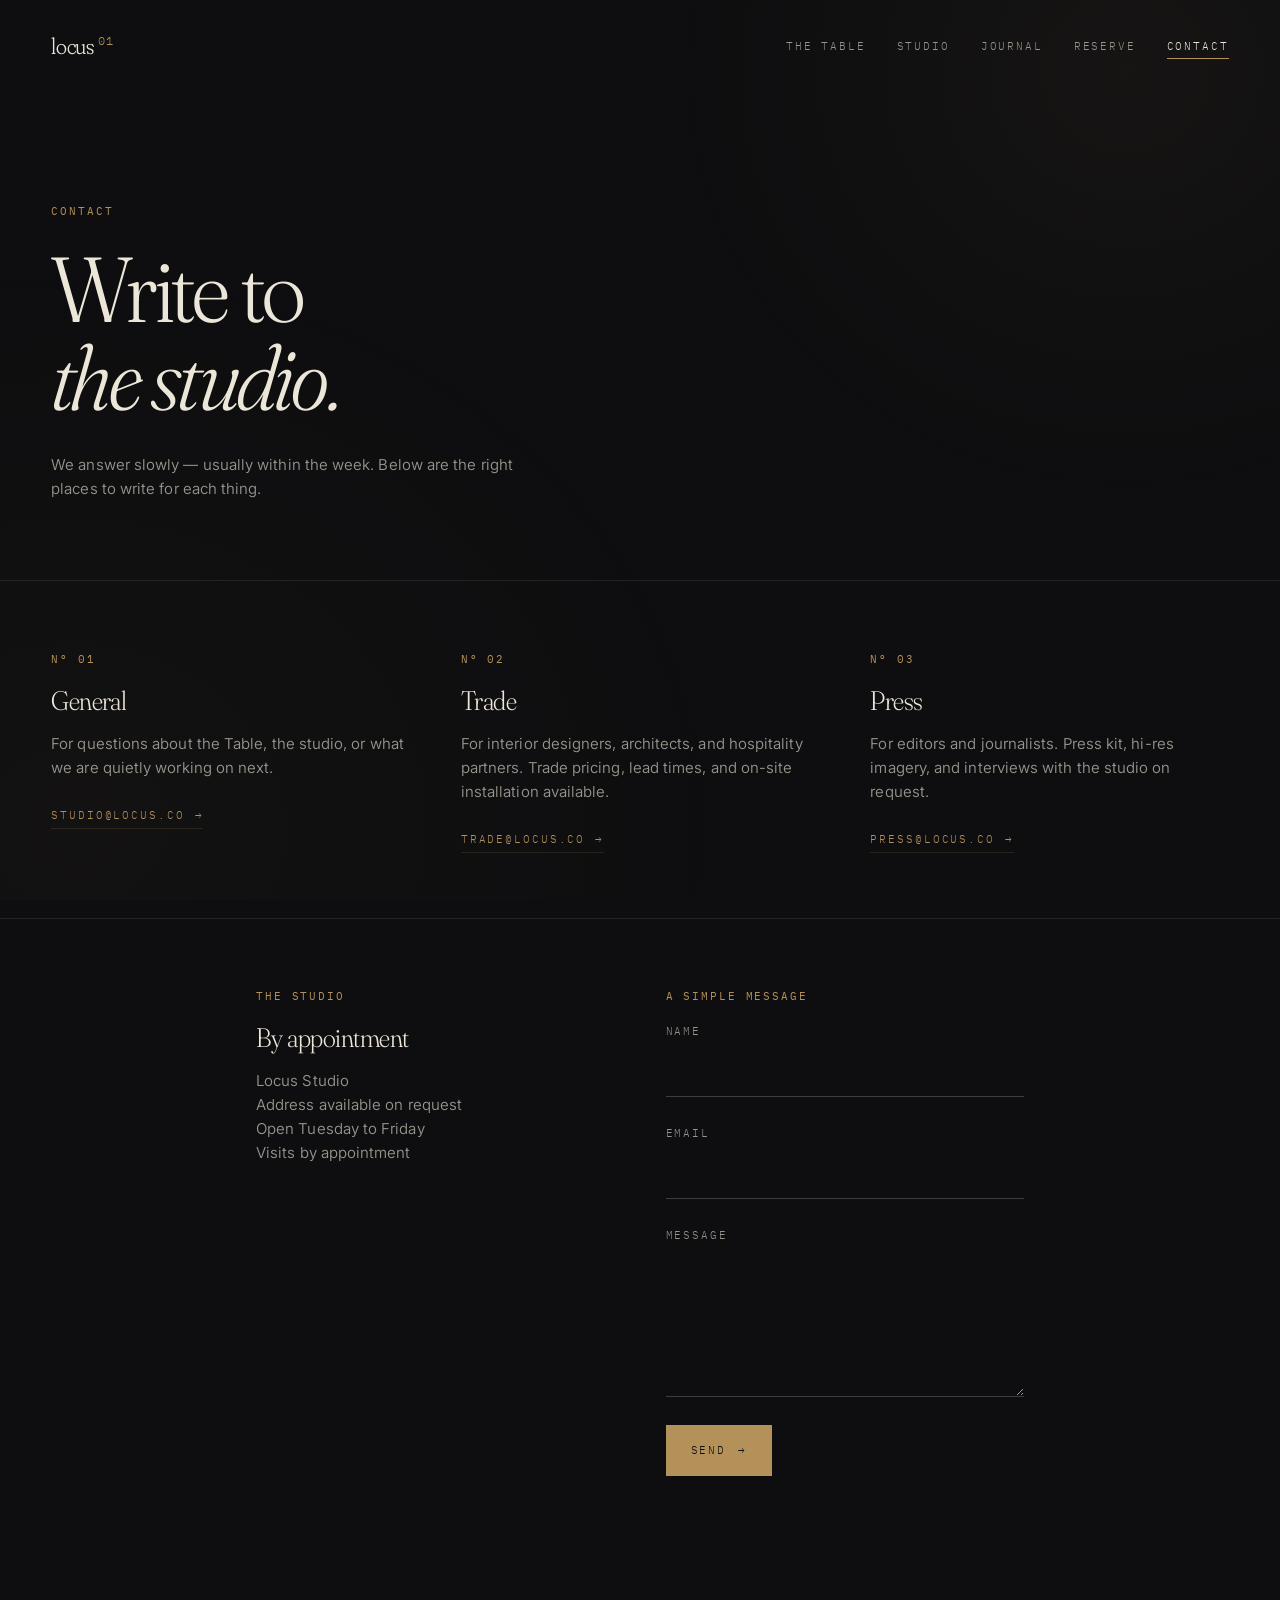
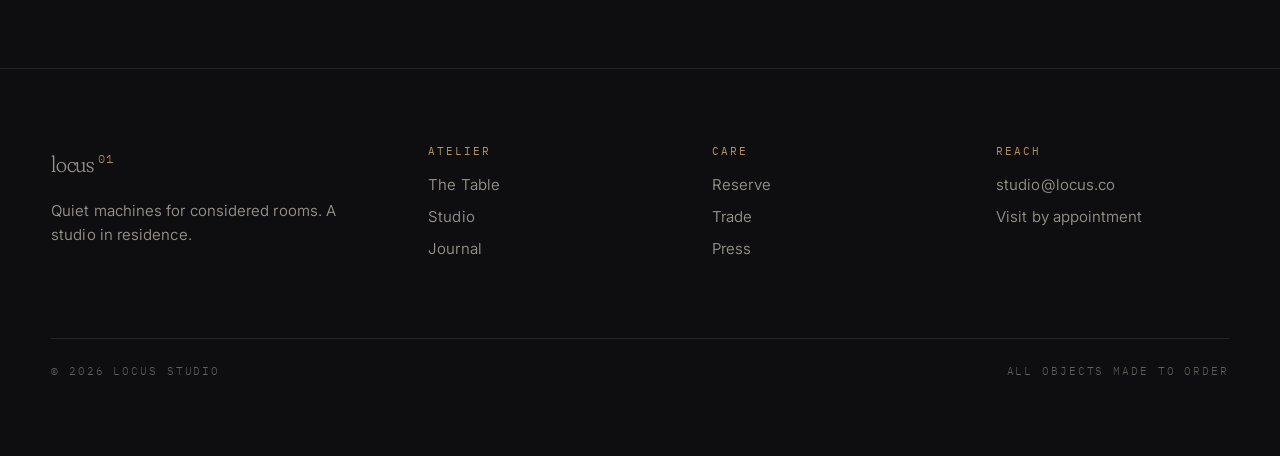
<file: contact.html>
<!doctype html>
<html lang="en">
<head>
  <meta charset="utf-8" />
  <meta name="viewport" content="width=device-width, initial-scale=1, viewport-fit=cover" />
  <title>Contact — Locus</title>
  <meta name="description" content="Write to the Locus studio. Trade and press inquiries welcome." />
  <meta name="theme-color" content="#0E0E10" />

  <link rel="preconnect" href="https://fonts.googleapis.com" />
  <link rel="preconnect" href="https://fonts.gstatic.com" crossorigin />
  <link rel="stylesheet" href="https://fonts.googleapis.com/css2?family=Fraunces:ital,opsz,wght,SOFT@0,9..144,200..600,0..100;1,9..144,200..600,0..100&family=IBM+Plex+Mono:wght@400;500&family=Inter:wght@300;350;400;500&display=swap" />

  <link rel="stylesheet" href="assets/css/site.css" />
</head>
<body>

  <header class="site-header">
    <a href="index.html" class="brand">locus<sup>01</sup></a>
    <nav class="nav" aria-label="Primary">
      <a href="table.html">The Table</a>
      <a href="studio.html">Studio</a>
      <a href="journal.html">Journal</a>
      <a href="reserve.html">Reserve</a>
      <a href="contact.html">Contact</a>
    </nav>
    <button class="nav-toggle" data-nav-toggle aria-label="Open menu">Menu</button>
  </header>

  <div class="nav-drawer" data-nav-drawer aria-hidden="true">
    <div class="nav-drawer__head">
      <a href="index.html" class="brand">locus<sup>01</sup></a>
      <button class="nav-toggle" data-nav-toggle aria-label="Close menu">Close</button>
    </div>
    <ul class="nav-drawer__list">
      <li><a href="table.html">The Table</a></li>
      <li><a href="studio.html">Studio</a></li>
      <li><a href="journal.html">Journal</a></li>
      <li><a href="reserve.html">Reserve</a></li>
      <li><a href="contact.html">Contact</a></li>
    </ul>
  </div>

  <main>

    <!-- ── contact hero ─────────────────────────────────────── -->
    <section class="section" style="padding-top: clamp(160px, 22vh, 240px); padding-bottom: clamp(40px, 5vw, 80px);">
      <div class="container">
        <span class="meta meta--brass" data-reveal>Contact</span>
        <h1 style="margin-top: 24px; max-width: 18ch;" data-reveal data-reveal-delay="0.1">
          Write to<br /><em>the studio.</em>
        </h1>
        <p style="margin-top: 32px; max-width: 52ch;" data-reveal data-reveal-delay="0.2">
          We answer slowly &mdash; usually within the week. Below
          are the right places to write for each thing.
        </p>
      </div>
    </section>

    <hr class="divider" />

    <!-- ── three channels ──────────────────────────────────── -->
    <section class="section--tight">
      <div class="container">
        <div class="row row--3">

          <div id="general" data-reveal>
            <span class="meta meta--brass">N&deg; 01</span>
            <h3 style="margin-top: 16px;">General</h3>
            <p style="margin-top: 16px;">
              For questions about the Table, the studio, or what
              we are quietly working on next.
            </p>
            <a href="mailto:studio@locus.co" class="link-quiet" style="margin-top: 12px;">
              <span>studio@locus.co</span>
              <span aria-hidden="true">&rarr;</span>
            </a>
          </div>

          <div id="trade" data-reveal data-reveal-delay="0.1">
            <span class="meta meta--brass">N&deg; 02</span>
            <h3 style="margin-top: 16px;">Trade</h3>
            <p style="margin-top: 16px;">
              For interior designers, architects, and hospitality
              partners. Trade pricing, lead times, and on-site
              installation available.
            </p>
            <a href="mailto:trade@locus.co" class="link-quiet" style="margin-top: 12px;">
              <span>trade@locus.co</span>
              <span aria-hidden="true">&rarr;</span>
            </a>
          </div>

          <div id="press" data-reveal data-reveal-delay="0.2">
            <span class="meta meta--brass">N&deg; 03</span>
            <h3 style="margin-top: 16px;">Press</h3>
            <p style="margin-top: 16px;">
              For editors and journalists. Press kit, hi-res
              imagery, and interviews with the studio on request.
            </p>
            <a href="mailto:press@locus.co" class="link-quiet" style="margin-top: 12px;">
              <span>press@locus.co</span>
              <span aria-hidden="true">&rarr;</span>
            </a>
          </div>

        </div>
      </div>
    </section>

    <hr class="divider" />

    <!-- ── address / visit ──────────────────────────────────── -->
    <section class="section--tight">
      <div class="container">
        <div class="row row--12">
          <div class="col-span-4 col-start-3" data-reveal>
            <span class="meta meta--brass">The studio</span>
            <h3 style="margin-top: 16px;">By appointment</h3>
            <p style="margin-top: 16px;">
              Locus Studio<br />
              <span class="muted">Address available on request</span><br />
              Open Tuesday to Friday<br />
              Visits by appointment
            </p>
          </div>
          <div class="col-span-4" data-reveal data-reveal-delay="0.15">
            <span class="meta meta--brass">A simple message</span>
            <form class="form" data-form style="margin-top: 16px;">
              <div class="field">
                <label for="name">Name</label>
                <input id="name" name="name" type="text" required />
              </div>
              <div class="field">
                <label for="email">Email</label>
                <input id="email" name="email" type="email" required />
              </div>
              <div class="field">
                <label for="message">Message</label>
                <textarea id="message" name="message" rows="5" required></textarea>
              </div>
              <div>
                <button type="submit" class="btn btn--brass">
                  <span>Send</span>
                  <span class="btn__arrow" aria-hidden="true">&rarr;</span>
                </button>
              </div>
            </form>
            <div class="form__success" data-form-success hidden style="margin-top: 24px;">
              <h3>Thank you.</h3>
              <p>Your message has arrived. We will write back within the week.</p>
            </div>
          </div>
        </div>
      </div>
    </section>

  </main>

  <footer class="site-footer">
    <div class="container">
      <div class="site-footer__inner">
        <div>
          <a href="index.html" class="brand">locus<sup>01</sup></a>
          <p>Quiet machines for considered rooms. A studio in residence.</p>
        </div>
        <div>
          <h4>Atelier</h4>
          <ul>
            <li><a href="table.html">The Table</a></li>
            <li><a href="studio.html">Studio</a></li>
            <li><a href="journal.html">Journal</a></li>
          </ul>
        </div>
        <div>
          <h4>Care</h4>
          <ul>
            <li><a href="reserve.html">Reserve</a></li>
            <li><a href="contact.html#trade">Trade</a></li>
            <li><a href="contact.html#press">Press</a></li>
          </ul>
        </div>
        <div>
          <h4>Reach</h4>
          <ul>
            <li><a href="mailto:studio@locus.co">studio@locus.co</a></li>
            <li><a href="contact.html">Visit by appointment</a></li>
          </ul>
        </div>
      </div>
      <div class="site-footer__bottom">
        <span>&copy; <span data-year>2026</span> Locus Studio</span>
        <span>All objects made to order</span>
      </div>
    </div>
  </footer>

  <script src="assets/js/site.js"></script>
</body>
</html>
</file>
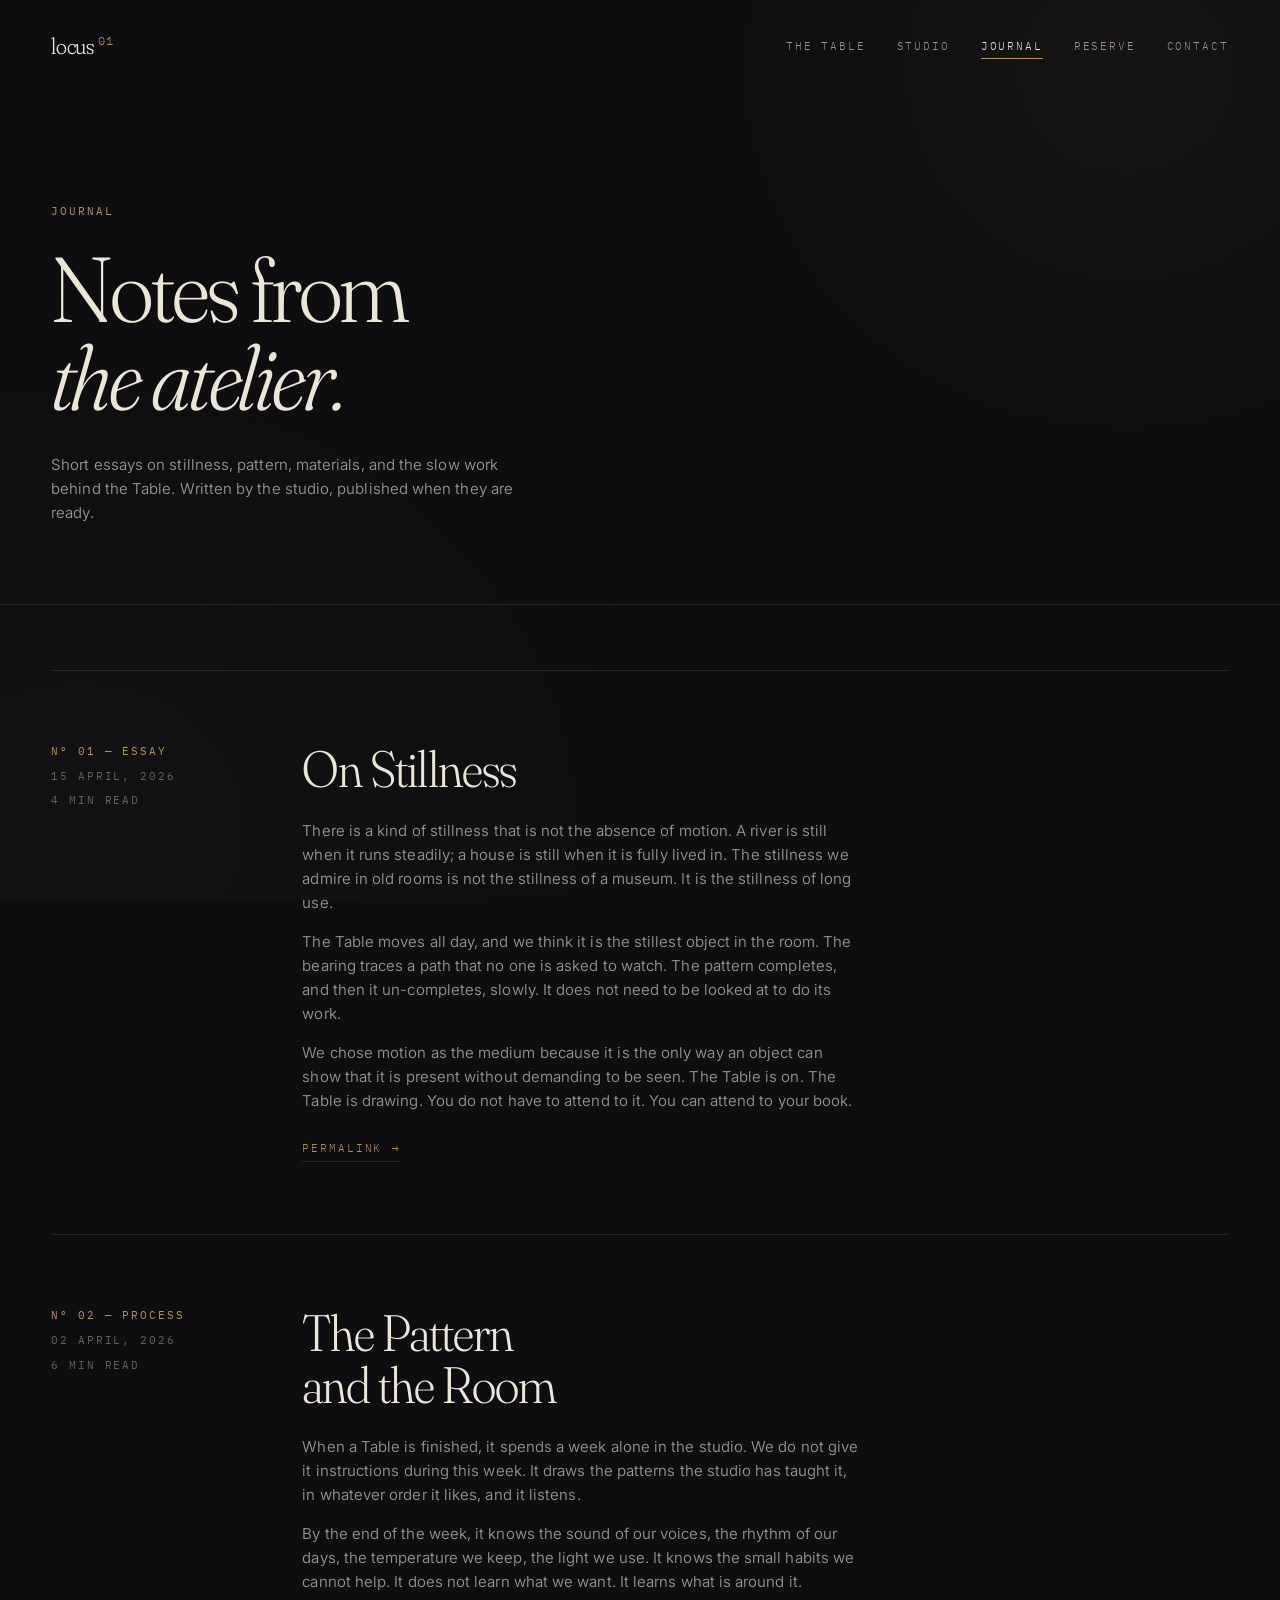
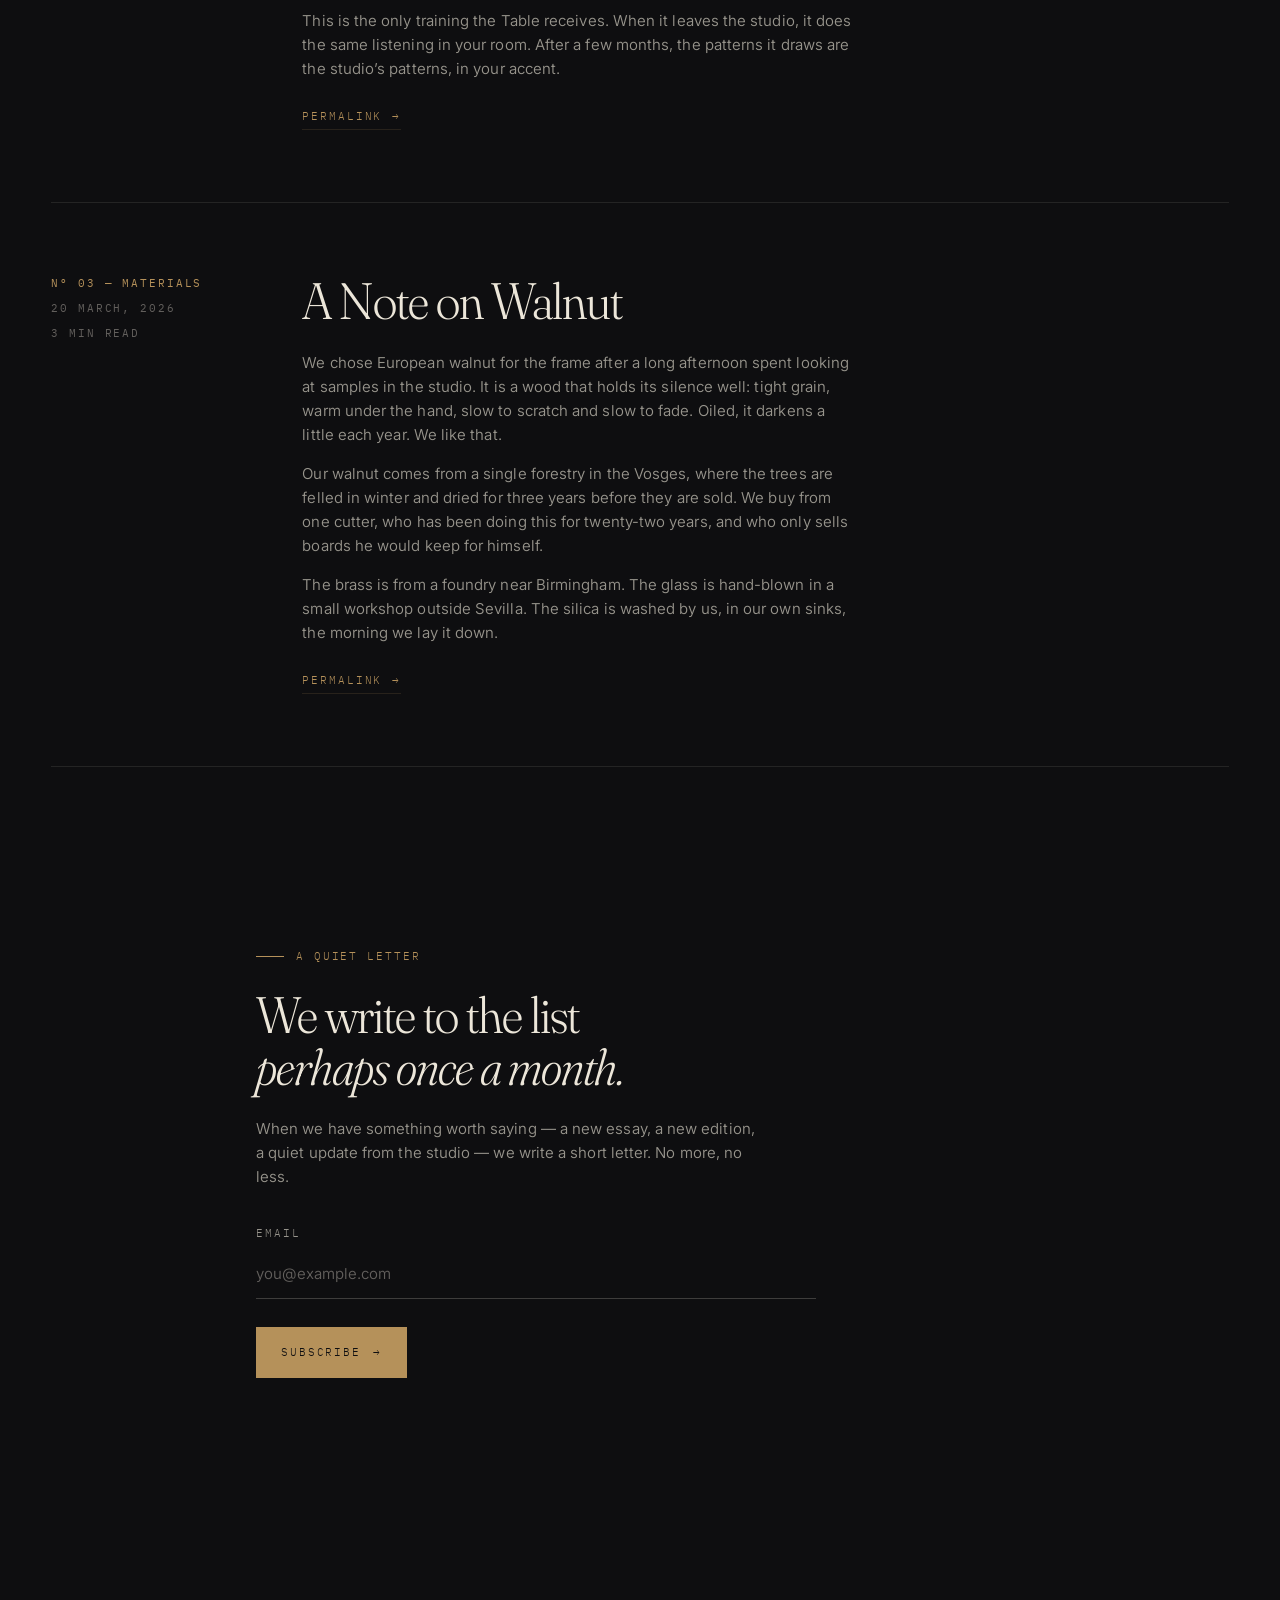
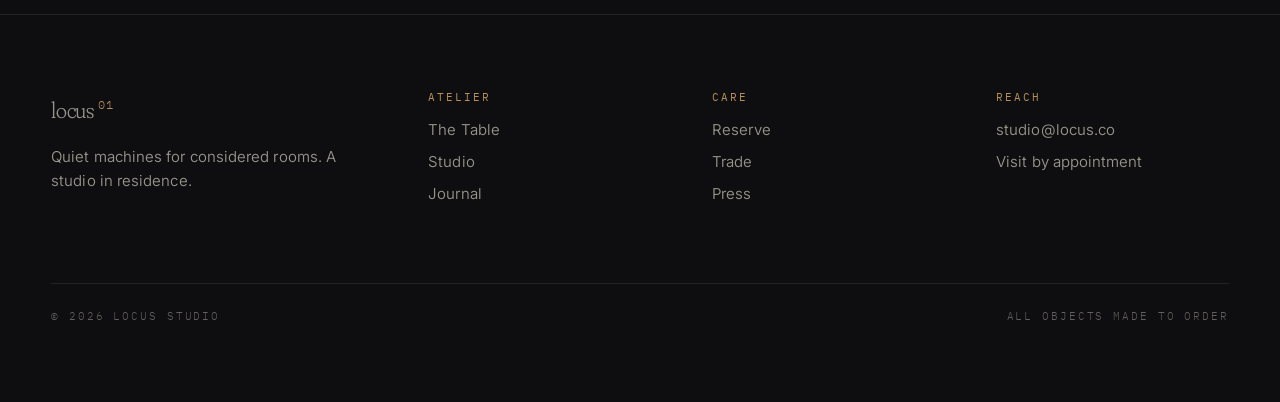
<file: journal.html>
<!doctype html>
<html lang="en">
<head>
  <meta charset="utf-8" />
  <meta name="viewport" content="width=device-width, initial-scale=1, viewport-fit=cover" />
  <title>Journal — Locus</title>
  <meta name="description" content="Notes from the atelier — short essays on stillness, pattern, materials, and the slow work behind the Table." />
  <meta name="theme-color" content="#0E0E10" />

  <link rel="preconnect" href="https://fonts.googleapis.com" />
  <link rel="preconnect" href="https://fonts.gstatic.com" crossorigin />
  <link rel="stylesheet" href="https://fonts.googleapis.com/css2?family=Fraunces:ital,opsz,wght,SOFT@0,9..144,200..600,0..100;1,9..144,200..600,0..100&family=IBM+Plex+Mono:wght@400;500&family=Inter:wght@300;350;400;500&display=swap" />

  <link rel="stylesheet" href="assets/css/site.css" />
</head>
<body>

  <header class="site-header">
    <a href="index.html" class="brand">locus<sup>01</sup></a>
    <nav class="nav" aria-label="Primary">
      <a href="table.html">The Table</a>
      <a href="studio.html">Studio</a>
      <a href="journal.html">Journal</a>
      <a href="reserve.html">Reserve</a>
      <a href="contact.html">Contact</a>
    </nav>
    <button class="nav-toggle" data-nav-toggle aria-label="Open menu">Menu</button>
  </header>

  <div class="nav-drawer" data-nav-drawer aria-hidden="true">
    <div class="nav-drawer__head">
      <a href="index.html" class="brand">locus<sup>01</sup></a>
      <button class="nav-toggle" data-nav-toggle aria-label="Close menu">Close</button>
    </div>
    <ul class="nav-drawer__list">
      <li><a href="table.html">The Table</a></li>
      <li><a href="studio.html">Studio</a></li>
      <li><a href="journal.html">Journal</a></li>
      <li><a href="reserve.html">Reserve</a></li>
      <li><a href="contact.html">Contact</a></li>
    </ul>
  </div>

  <main>

    <!-- ── journal hero ─────────────────────────────────────── -->
    <section class="section" style="padding-top: clamp(160px, 22vh, 240px); padding-bottom: clamp(40px, 5vw, 80px);">
      <div class="container">
        <span class="meta meta--brass" data-reveal>Journal</span>
        <h1 style="margin-top: 24px; max-width: 18ch;" data-reveal data-reveal-delay="0.1">
          Notes from<br /><em>the atelier.</em>
        </h1>
        <p style="margin-top: 32px; max-width: 52ch;" data-reveal data-reveal-delay="0.2">
          Short essays on stillness, pattern, materials, and the
          slow work behind the Table. Written by the studio,
          published when they are ready.
        </p>
      </div>
    </section>

    <hr class="divider" />

    <!-- ── entries ──────────────────────────────────────────── -->
    <section class="section--tight">
      <div class="container">

        <article class="entry" id="stillness" data-reveal>
          <div class="entry__side">
            <span class="meta meta--brass">N&deg; 01 &mdash; Essay</span>
            <span class="meta">15 April, 2026</span>
            <span class="meta">4 min read</span>
          </div>
          <div class="entry__body">
            <h2>On Stillness</h2>
            <p>
              There is a kind of stillness that is not the absence
              of motion. A river is still when it runs steadily; a
              house is still when it is fully lived in. The
              stillness we admire in old rooms is not the stillness
              of a museum. It is the stillness of long use.
            </p>
            <p>
              The Table moves all day, and we think it is the
              stillest object in the room. The bearing traces a
              path that no one is asked to watch. The pattern
              completes, and then it un-completes, slowly. It
              does not need to be looked at to do its work.
            </p>
            <p>
              We chose motion as the medium because it is the only
              way an object can show that it is present without
              demanding to be seen. The Table is on. The Table is
              drawing. You do not have to attend to it. You can
              attend to your book.
            </p>
            <a href="#stillness" class="link-quiet" style="margin-top: 12px;">
              <span>Permalink</span>
              <span aria-hidden="true">&rarr;</span>
            </a>
          </div>
        </article>

        <article class="entry" id="pattern" data-reveal>
          <div class="entry__side">
            <span class="meta meta--brass">N&deg; 02 &mdash; Process</span>
            <span class="meta">02 April, 2026</span>
            <span class="meta">6 min read</span>
          </div>
          <div class="entry__body">
            <h2>The Pattern<br />and the Room</h2>
            <p>
              When a Table is finished, it spends a week alone in
              the studio. We do not give it instructions during
              this week. It draws the patterns the studio has taught
              it, in whatever order it likes, and it listens.
            </p>
            <p>
              By the end of the week, it knows the sound of our
              voices, the rhythm of our days, the temperature we
              keep, the light we use. It knows the small habits we
              cannot help. It does not learn what we want. It learns
              what is around it.
            </p>
            <p>
              This is the only training the Table receives. When
              it leaves the studio, it does the same listening in
              your room. After a few months, the patterns it draws
              are the studio&rsquo;s patterns, in your accent.
            </p>
            <a href="#pattern" class="link-quiet" style="margin-top: 12px;">
              <span>Permalink</span>
              <span aria-hidden="true">&rarr;</span>
            </a>
          </div>
        </article>

        <article class="entry" id="materials" data-reveal>
          <div class="entry__side">
            <span class="meta meta--brass">N&deg; 03 &mdash; Materials</span>
            <span class="meta">20 March, 2026</span>
            <span class="meta">3 min read</span>
          </div>
          <div class="entry__body">
            <h2>A Note on Walnut</h2>
            <p>
              We chose European walnut for the frame after a long
              afternoon spent looking at samples in the studio. It
              is a wood that holds its silence well: tight grain,
              warm under the hand, slow to scratch and slow to
              fade. Oiled, it darkens a little each year. We like
              that.
            </p>
            <p>
              Our walnut comes from a single forestry in the
              Vosges, where the trees are felled in winter and
              dried for three years before they are sold. We buy
              from one cutter, who has been doing this for
              twenty-two years, and who only sells boards he would
              keep for himself.
            </p>
            <p>
              The brass is from a foundry near Birmingham. The
              glass is hand-blown in a small workshop outside
              Sevilla. The silica is washed by us, in our own
              sinks, the morning we lay it down.
            </p>
            <a href="#materials" class="link-quiet" style="margin-top: 12px;">
              <span>Permalink</span>
              <span aria-hidden="true">&rarr;</span>
            </a>
          </div>
        </article>

      </div>
    </section>

    <!-- ── subscribe ────────────────────────────────────────── -->
    <section class="section">
      <div class="container">
        <div class="row row--12">
          <div class="col-span-7 col-start-3" data-reveal>
            <span class="eyebrow">A quiet letter</span>
            <h2>We write to the list<br /><em>perhaps once a month.</em></h2>
            <p style="margin-top: 24px;">
              When we have something worth saying &mdash; a new
              essay, a new edition, a quiet update from the
              studio &mdash; we write a short letter. No more, no
              less.
            </p>
            <form class="form" data-form style="margin-top: 36px;">
              <div class="field">
                <label for="email">Email</label>
                <input id="email" name="email" type="email" required placeholder="you@example.com" />
              </div>
              <div>
                <button type="submit" class="btn btn--brass">
                  <span>Subscribe</span>
                  <span class="btn__arrow" aria-hidden="true">&rarr;</span>
                </button>
              </div>
            </form>
            <div class="form__success" data-form-success hidden style="margin-top: 24px;">
              <h3>Thank you.</h3>
              <p>You are on the list. The first letter will reach you when there is something worth saying.</p>
            </div>
          </div>
        </div>
      </div>
    </section>

  </main>

  <footer class="site-footer">
    <div class="container">
      <div class="site-footer__inner">
        <div>
          <a href="index.html" class="brand">locus<sup>01</sup></a>
          <p>Quiet machines for considered rooms. A studio in residence.</p>
        </div>
        <div>
          <h4>Atelier</h4>
          <ul>
            <li><a href="table.html">The Table</a></li>
            <li><a href="studio.html">Studio</a></li>
            <li><a href="journal.html">Journal</a></li>
          </ul>
        </div>
        <div>
          <h4>Care</h4>
          <ul>
            <li><a href="reserve.html">Reserve</a></li>
            <li><a href="contact.html#trade">Trade</a></li>
            <li><a href="contact.html#press">Press</a></li>
          </ul>
        </div>
        <div>
          <h4>Reach</h4>
          <ul>
            <li><a href="mailto:studio@locus.co">studio@locus.co</a></li>
            <li><a href="contact.html">Visit by appointment</a></li>
          </ul>
        </div>
      </div>
      <div class="site-footer__bottom">
        <span>&copy; <span data-year>2026</span> Locus Studio</span>
        <span>All objects made to order</span>
      </div>
    </div>
  </footer>

  <script src="assets/js/site.js"></script>
</body>
</html>
</file>
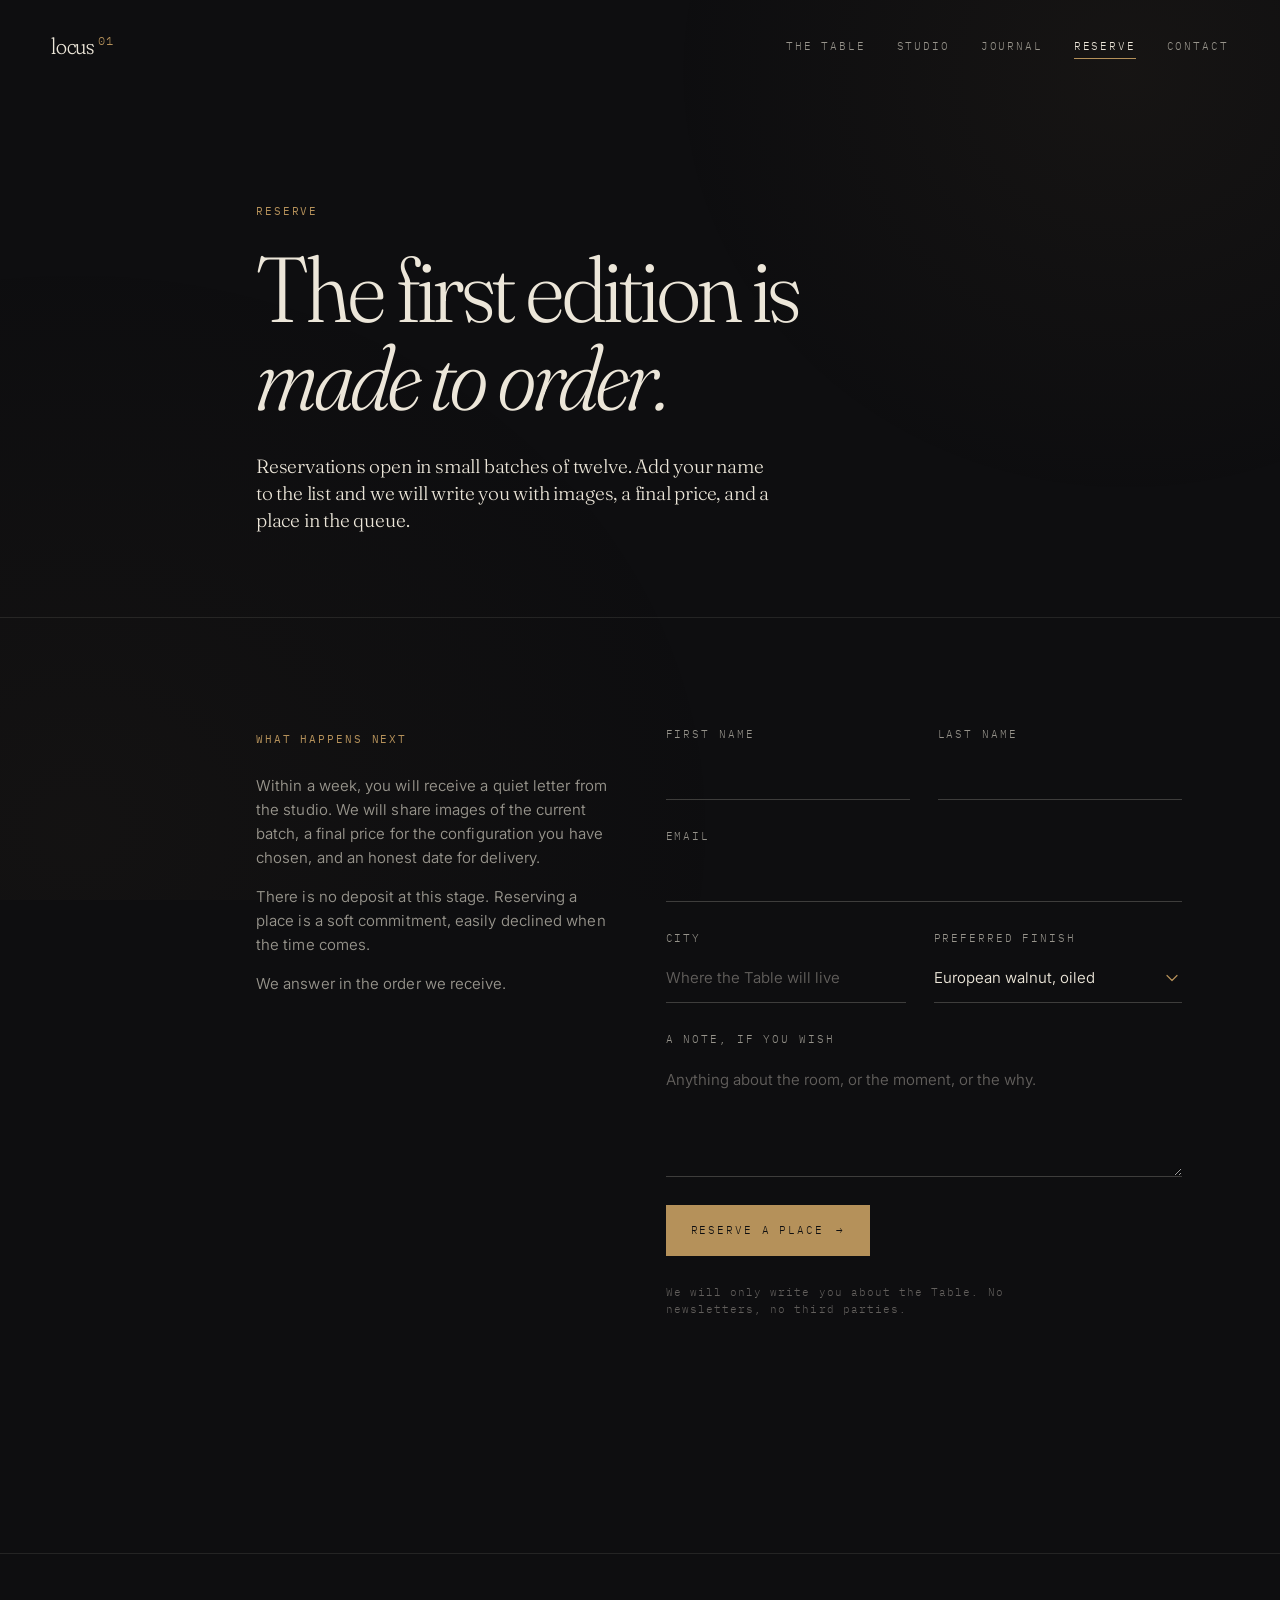
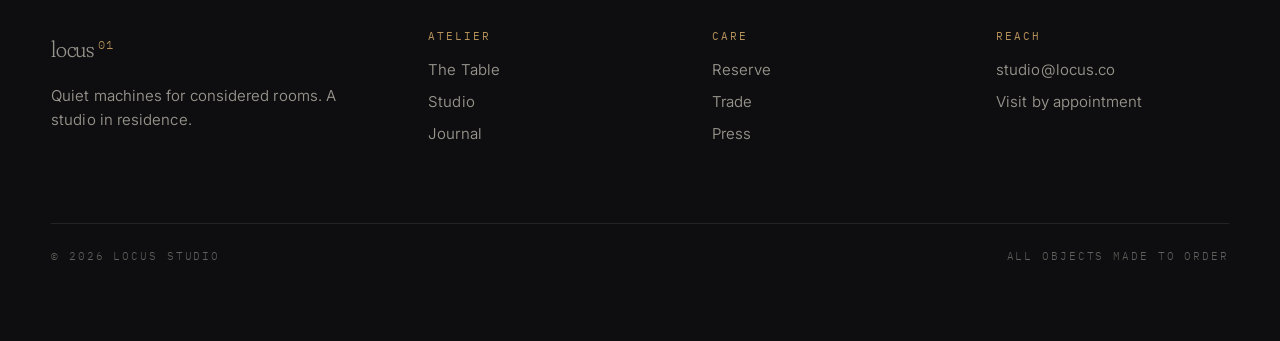
<file: reserve.html>
<!doctype html>
<html lang="en">
<head>
  <meta charset="utf-8" />
  <meta name="viewport" content="width=device-width, initial-scale=1, viewport-fit=cover" />
  <title>Reserve a place — Locus</title>
  <meta name="description" content="The first edition of the Locus Kinetic Table is made to order. Reserve a place on the list." />
  <meta name="theme-color" content="#0E0E10" />

  <link rel="preconnect" href="https://fonts.googleapis.com" />
  <link rel="preconnect" href="https://fonts.gstatic.com" crossorigin />
  <link rel="stylesheet" href="https://fonts.googleapis.com/css2?family=Fraunces:ital,opsz,wght,SOFT@0,9..144,200..600,0..100;1,9..144,200..600,0..100&family=IBM+Plex+Mono:wght@400;500&family=Inter:wght@300;350;400;500&display=swap" />

  <link rel="stylesheet" href="assets/css/site.css" />
</head>
<body>

  <header class="site-header">
    <a href="index.html" class="brand">locus<sup>01</sup></a>
    <nav class="nav" aria-label="Primary">
      <a href="table.html">The Table</a>
      <a href="studio.html">Studio</a>
      <a href="journal.html">Journal</a>
      <a href="reserve.html">Reserve</a>
      <a href="contact.html">Contact</a>
    </nav>
    <button class="nav-toggle" data-nav-toggle aria-label="Open menu">Menu</button>
  </header>

  <div class="nav-drawer" data-nav-drawer aria-hidden="true">
    <div class="nav-drawer__head">
      <a href="index.html" class="brand">locus<sup>01</sup></a>
      <button class="nav-toggle" data-nav-toggle aria-label="Close menu">Close</button>
    </div>
    <ul class="nav-drawer__list">
      <li><a href="table.html">The Table</a></li>
      <li><a href="studio.html">Studio</a></li>
      <li><a href="journal.html">Journal</a></li>
      <li><a href="reserve.html">Reserve</a></li>
      <li><a href="contact.html">Contact</a></li>
    </ul>
  </div>

  <main>

    <!-- ── reserve hero ─────────────────────────────────────── -->
    <section class="section" style="padding-top: clamp(160px, 22vh, 240px); padding-bottom: clamp(40px, 5vw, 80px);">
      <div class="container">
        <div class="row row--12">
          <div class="col-span-7 col-start-3" data-reveal>
            <span class="meta meta--brass">Reserve</span>
            <h1 style="margin-top: 24px; max-width: 16ch;" data-reveal data-reveal-delay="0.1">
              The first edition is<br /><em>made to order.</em>
            </h1>
            <p class="lead" style="margin-top: 32px; max-width: 44ch;" data-reveal data-reveal-delay="0.2">
              Reservations open in small batches of twelve. Add
              your name to the list and we will write you with
              images, a final price, and a place in the queue.
            </p>
          </div>
        </div>
      </div>
    </section>

    <hr class="divider" />

    <!-- ── form ─────────────────────────────────────────────── -->
    <section class="section">
      <div class="container">
        <div class="row row--12">
          <div class="col-span-4 col-start-3" data-reveal>
            <span class="meta meta--brass">What happens next</span>
            <p style="margin-top: 24px;">
              Within a week, you will receive a quiet letter from
              the studio. We will share images of the current
              batch, a final price for the configuration you have
              chosen, and an honest date for delivery.
            </p>
            <p>
              There is no deposit at this stage. Reserving a place
              is a soft commitment, easily declined when the time
              comes.
            </p>
            <p>
              We answer in the order we receive.
            </p>
          </div>

          <div class="col-span-5" data-reveal data-reveal-delay="0.15">
            <form class="form form--wide" data-form>
              <div class="form__row">
                <div class="field">
                  <label for="first">First name</label>
                  <input id="first" name="first" type="text" required />
                </div>
                <div class="field">
                  <label for="last">Last name</label>
                  <input id="last" name="last" type="text" required />
                </div>
              </div>

              <div class="field">
                <label for="email">Email</label>
                <input id="email" name="email" type="email" required />
              </div>

              <div class="form__row">
                <div class="field">
                  <label for="city">City</label>
                  <input id="city" name="city" type="text" placeholder="Where the Table will live" />
                </div>
                <div class="field">
                  <label for="finish">Preferred finish</label>
                  <select id="finish" name="finish">
                    <option>European walnut, oiled</option>
                    <option>Smoked oak</option>
                    <option>Ebonised ash</option>
                    <option>Undecided &mdash; would like to see</option>
                  </select>
                </div>
              </div>

              <div class="field">
                <label for="notes">A note, if you wish</label>
                <textarea id="notes" name="notes" rows="4" placeholder="Anything about the room, or the moment, or the why."></textarea>
              </div>

              <div>
                <button type="submit" class="btn btn--brass">
                  <span>Reserve a place</span>
                  <span class="btn__arrow" aria-hidden="true">&rarr;</span>
                </button>
              </div>

              <p style="margin: 0; font-size: var(--t-meta); color: var(--ivory-quiet); font-family: var(--mono); letter-spacing: 0.1em;">
                We will only write you about the Table. No
                newsletters, no third parties.
              </p>
            </form>

            <div class="form__success" data-form-success hidden>
              <h3>You are on the list.</h3>
              <p>
                Thank you. We will write to you within the week
                with images, a price, and a place in the queue.
                Should you change your mind, simply tell us &mdash;
                there is nothing further to do.
              </p>
            </div>
          </div>
        </div>
      </div>
    </section>

  </main>

  <footer class="site-footer">
    <div class="container">
      <div class="site-footer__inner">
        <div>
          <a href="index.html" class="brand">locus<sup>01</sup></a>
          <p>Quiet machines for considered rooms. A studio in residence.</p>
        </div>
        <div>
          <h4>Atelier</h4>
          <ul>
            <li><a href="table.html">The Table</a></li>
            <li><a href="studio.html">Studio</a></li>
            <li><a href="journal.html">Journal</a></li>
          </ul>
        </div>
        <div>
          <h4>Care</h4>
          <ul>
            <li><a href="reserve.html">Reserve</a></li>
            <li><a href="contact.html#trade">Trade</a></li>
            <li><a href="contact.html#press">Press</a></li>
          </ul>
        </div>
        <div>
          <h4>Reach</h4>
          <ul>
            <li><a href="mailto:studio@locus.co">studio@locus.co</a></li>
            <li><a href="contact.html">Visit by appointment</a></li>
          </ul>
        </div>
      </div>
      <div class="site-footer__bottom">
        <span>&copy; <span data-year>2026</span> Locus Studio</span>
        <span>All objects made to order</span>
      </div>
    </div>
  </footer>

  <script src="assets/js/site.js"></script>
</body>
</html>
</file>
<file: assets/css/site.css>
/* ────────────────────────────────────────────────────────────────
   locus / site.css
   warm residential at night — obsidian, brass, ivory
   ──────────────────────────────────────────────────────────────── */

:root {
  /* surfaces */
  --obsidian:    #0E0E10;
  --obsidian-2:  #14141A;
  --obsidian-3:  #1B1B22;
  --line:        rgba(236, 230, 217, 0.10);
  --line-strong: rgba(236, 230, 217, 0.22);

  /* ink */
  --ivory:       #ECE6D9;
  --ivory-mute:  rgba(236, 230, 217, 0.62);
  --ivory-quiet: rgba(236, 230, 217, 0.38);

  /* metal */
  --brass:       #B5915A;
  --brass-hot:   #D4B27A;
  --brass-soft:  rgba(181, 145, 90, 0.16);

  /* type families */
  --serif: "Fraunces", "Tiempos Headline", Georgia, serif;
  --sans:  "Inter", -apple-system, BlinkMacSystemFont, "Segoe UI", sans-serif;
  --mono:  "IBM Plex Mono", "JetBrains Mono", ui-monospace, monospace;

  /* fluid scale */
  --t-meta: clamp(10.5px, 0.72vw, 12px);
  --t-body: clamp(15px, 1.05vw, 17px);
  --t-lead: clamp(19px, 1.5vw, 24px);
  --t-h3:   clamp(24px, 2.1vw, 32px);
  --t-h2:   clamp(34px, 4vw, 60px);
  --t-h1:   clamp(48px, 7.2vw, 124px);

  /* rhythm */
  --gutter:  clamp(22px, 4vw, 64px);
  --section: clamp(80px, 12vh, 168px);

  /* curves */
  --ease: cubic-bezier(0.22, 0.61, 0.36, 1);
  --slow: 1.2s var(--ease);
}

/* ─── reset ──────────────────────────────────────────────────── */

*, *::before, *::after { box-sizing: border-box; }
html, body { margin: 0; padding: 0; }
html {
  scroll-behavior: smooth;
  -webkit-font-smoothing: antialiased;
  text-rendering: optimizeLegibility;
  /* tells the browser to render native form controls (the open
     <select> panel, scrollbars, focus rings) in dark mode */
  color-scheme: dark;
  /* tints the selected option highlight, focus rings, etc. */
  accent-color: var(--brass);
}
img, svg, video { display: block; max-width: 100%; height: auto; }
button { font: inherit; color: inherit; background: none; border: 0; cursor: pointer; }
a { color: inherit; text-decoration: none; }
::selection { background: var(--brass); color: var(--obsidian); }

/* ─── base ───────────────────────────────────────────────────── */

body {
  background: var(--obsidian);
  color: var(--ivory);
  font-family: var(--sans);
  font-size: var(--t-body);
  line-height: 1.6;
  font-weight: 350;
  letter-spacing: 0.005em;
  overflow-x: hidden;
}

/* a single soft inner glow on the body — like a lamp in the corner */
body::before {
  content: "";
  position: fixed;
  inset: 0;
  pointer-events: none;
  z-index: 0;
  background:
    radial-gradient(60vw 80vh at 88% 8%, rgba(181, 145, 90, 0.05), transparent 60%),
    radial-gradient(80vw 100vh at 6% 92%, rgba(181, 145, 90, 0.035), transparent 65%);
}

main, header, footer { position: relative; z-index: 1; }

/* ─── type ───────────────────────────────────────────────────── */

h1, h2, h3, h4, .display {
  font-family: var(--serif);
  font-weight: 300;
  font-variation-settings: "opsz" 144, "SOFT" 50;
  letter-spacing: -0.02em;
  line-height: 1.02;
  margin: 0;
  color: var(--ivory);
}

h1, .h1 { font-size: var(--t-h1); line-height: 0.95; letter-spacing: -0.03em; }
h2, .h2 { font-size: var(--t-h2); line-height: 1.02; }
h3, .h3 { font-size: var(--t-h3); line-height: 1.12; }

.lead {
  font-family: var(--serif);
  font-weight: 300;
  font-size: var(--t-lead);
  line-height: 1.4;
  letter-spacing: -0.01em;
  color: var(--ivory);
}

p { margin: 0 0 1em; color: var(--ivory-mute); max-width: 56ch; }
p strong { color: var(--ivory); font-weight: 400; }

.meta {
  font-family: var(--mono);
  font-size: var(--t-meta);
  font-weight: 400;
  letter-spacing: 0.18em;
  text-transform: uppercase;
  color: var(--ivory-quiet);
}
.meta--brass { color: var(--brass); }

em, .italic { font-style: italic; font-feature-settings: "ss01"; }

/* ─── layout primitives ──────────────────────────────────────── */

.container {
  width: 100%;
  max-width: 1480px;
  margin: 0 auto;
  padding-inline: var(--gutter);
}

.row { display: grid; gap: var(--gutter); }
.row--2  { grid-template-columns: repeat(2, minmax(0, 1fr)); }
.row--3  { grid-template-columns: repeat(3, minmax(0, 1fr)); }
.row--12 { grid-template-columns: repeat(12, minmax(0, 1fr)); }

/* longhand on purpose — the `grid-column` shorthand silently resets
   grid-column-end to auto, which would collapse any `.col-span-N`
   paired with a `.col-start-N` into a single-column-wide item. */
.col-span-3 { grid-column-end: span 3; }
.col-span-4 { grid-column-end: span 4; }
.col-span-5 { grid-column-end: span 5; }
.col-span-6 { grid-column-end: span 6; }
.col-span-7 { grid-column-end: span 7; }
.col-span-8 { grid-column-end: span 8; }
.col-start-2 { grid-column-start: 2; }
.col-start-3 { grid-column-start: 3; }
.col-start-6 { grid-column-start: 6; }
.col-start-7 { grid-column-start: 7; }
.col-start-8 { grid-column-start: 8; }
.col-start-9 { grid-column-start: 9; }

.section { padding-block: var(--section); }
.section--tight { padding-block: calc(var(--section) * 0.6); }

.divider {
  height: 1px;
  background: var(--line);
  border: 0;
  margin: 0;
}

@media (max-width: 880px) {
  .row--2, .row--3 { grid-template-columns: 1fr; }
  .row--12 { grid-template-columns: repeat(6, minmax(0, 1fr)); }
  [class*="col-span-"]  { grid-column-end: span 6; }
  [class*="col-start-"] { grid-column-start: 1; }
}

/* ─── header / nav ───────────────────────────────────────────── */

.site-header {
  position: fixed;
  top: 0; left: 0; right: 0;
  z-index: 50;
  padding: clamp(18px, 2.4vw, 28px) var(--gutter);
  display: flex;
  align-items: center;
  justify-content: space-between;
  pointer-events: none;
  transition: background var(--slow), backdrop-filter var(--slow);
}
.site-header > * { pointer-events: auto; }

.site-header.is-scrolled {
  background: rgba(14, 14, 16, 0.72);
  backdrop-filter: blur(14px) saturate(120%);
  -webkit-backdrop-filter: blur(14px) saturate(120%);
  border-bottom: 1px solid var(--line);
}

.brand {
  font-family: var(--serif);
  font-weight: 300;
  font-size: clamp(22px, 1.8vw, 26px);
  letter-spacing: -0.01em;
  color: var(--ivory);
  font-variation-settings: "opsz" 144, "SOFT" 100;
}
.brand sup {
  font-family: var(--mono);
  font-size: 0.5em;
  color: var(--brass);
  margin-left: 4px;
  vertical-align: super;
  letter-spacing: 0.1em;
}

.nav { display: flex; align-items: center; gap: clamp(20px, 2.4vw, 36px); }
.nav a {
  font-family: var(--mono);
  font-size: var(--t-meta);
  letter-spacing: 0.18em;
  text-transform: uppercase;
  color: var(--ivory-mute);
  position: relative;
  padding: 4px 0;
  transition: color 0.4s var(--ease);
}
.nav a::after {
  content: "";
  position: absolute;
  left: 0; right: 0; bottom: 0;
  height: 1px;
  background: var(--brass);
  transform: scaleX(0);
  transform-origin: left;
  transition: transform 0.5s var(--ease);
}
.nav a:hover, .nav a[aria-current="page"] { color: var(--ivory); }
.nav a:hover::after, .nav a[aria-current="page"]::after { transform: scaleX(1); }

.nav-toggle {
  display: none;
  font-family: var(--mono);
  font-size: var(--t-meta);
  letter-spacing: 0.18em;
  text-transform: uppercase;
  color: var(--ivory);
  padding: 6px 10px;
}

.nav-drawer {
  position: fixed;
  inset: 0;
  z-index: 60;
  background: var(--obsidian);
  display: flex;
  flex-direction: column;
  padding: var(--gutter);
  transform: translateY(-100%);
  transition: transform 0.6s var(--ease);
  pointer-events: none;
}
.nav-drawer.is-open { transform: translateY(0); pointer-events: auto; }
.nav-drawer__head { display: flex; justify-content: space-between; align-items: center; margin-bottom: auto; }
.nav-drawer__list { display: flex; flex-direction: column; gap: 12px; margin-top: auto; }
.nav-drawer__list a {
  font-family: var(--serif);
  font-weight: 300;
  font-size: clamp(40px, 9vw, 72px);
  color: var(--ivory);
  letter-spacing: -0.02em;
}
.nav-drawer__list a:hover { color: var(--brass-hot); }

@media (max-width: 880px) {
  .nav { display: none; }
  .nav-toggle { display: inline-block; }
}

/* ─── button / link ──────────────────────────────────────────── */

.btn {
  display: inline-flex;
  align-items: center;
  gap: 12px;
  padding: 16px 24px;
  font-family: var(--mono);
  font-size: var(--t-meta);
  letter-spacing: 0.18em;
  text-transform: uppercase;
  color: var(--ivory);
  border: 1px solid var(--line-strong);
  background: transparent;
  transition: border-color 0.4s var(--ease), color 0.4s var(--ease), background 0.4s var(--ease);
}
.btn:hover { border-color: var(--brass); color: var(--brass-hot); }

.btn--brass {
  background: var(--brass);
  color: var(--obsidian);
  border-color: var(--brass);
}
.btn--brass:hover { background: var(--brass-hot); border-color: var(--brass-hot); color: var(--obsidian); }

.btn__arrow {
  display: inline-block;
  transform: translateX(0);
  transition: transform 0.4s var(--ease);
}
.btn:hover .btn__arrow { transform: translateX(6px); }

.link-quiet {
  display: inline-flex;
  align-items: baseline;
  gap: 10px;
  font-family: var(--mono);
  font-size: var(--t-meta);
  letter-spacing: 0.18em;
  text-transform: uppercase;
  color: var(--brass);
  padding-bottom: 4px;
  border-bottom: 1px solid var(--brass-soft);
  transition: border-color 0.4s var(--ease), color 0.4s var(--ease);
}
.link-quiet:hover { color: var(--brass-hot); border-color: var(--brass-hot); }

/* ─── hero ───────────────────────────────────────────────────── */

.hero {
  min-height: 100vh;
  min-height: 100dvh;
  display: grid;
  grid-template-rows: 1fr auto;
  position: relative;
  padding-top: clamp(120px, 18vh, 200px);
  overflow: hidden;
}

.hero__sand {
  position: absolute;
  inset: 0;
  display: grid;
  place-items: center;
  z-index: 0;
  color: var(--brass);
  opacity: 0.55;
  mix-blend-mode: screen;
}
.hero__sand svg {
  width: min(150vh, 150vw);
  height: min(150vh, 150vw);
  animation: spin-slow 240s linear infinite;
}
@keyframes spin-slow {
  to { transform: rotate(360deg); }
}

.hero__vignette {
  position: absolute; inset: 0;
  background:
    radial-gradient(80vw 70vh at 50% 50%, transparent 30%, rgba(14, 14, 16, 0.65) 80%, var(--obsidian) 100%);
  z-index: 0;
  pointer-events: none;
}

.hero__inner {
  position: relative;
  z-index: 2;
  padding-inline: var(--gutter);
  max-width: 1480px;
  margin: 0 auto;
  width: 100%;
  align-self: center;
}

.hero__eyebrow {
  display: flex;
  align-items: center;
  gap: 14px;
  margin-bottom: clamp(20px, 3vh, 40px);
}
.hero__eyebrow .dash {
  display: inline-block;
  width: 32px;
  height: 1px;
  background: var(--brass);
}

.hero__title {
  font-size: clamp(48px, 9.5vw, 168px);
  font-weight: 300;
  font-variation-settings: "opsz" 144, "SOFT" 80;
  letter-spacing: -0.035em;
  line-height: 0.92;
}
.hero__title em {
  font-style: italic;
  font-feature-settings: "ss01";
  color: var(--brass);
}

.hero__sub {
  margin-top: clamp(24px, 4vh, 44px);
  max-width: 44ch;
  font-family: var(--serif);
  font-weight: 300;
  font-size: var(--t-lead);
  line-height: 1.36;
  letter-spacing: -0.005em;
  color: var(--ivory-mute);
}

.hero__foot {
  position: relative;
  z-index: 2;
  padding: var(--gutter);
  padding-top: 0;
  display: flex;
  justify-content: space-between;
  align-items: end;
  gap: var(--gutter);
  flex-wrap: wrap;
  max-width: 1480px;
  width: 100%;
  margin: 0 auto;
}

.hero__cue {
  font-family: var(--mono);
  font-size: var(--t-meta);
  letter-spacing: 0.18em;
  text-transform: uppercase;
  color: var(--ivory-quiet);
  display: inline-flex;
  align-items: center;
  gap: 12px;
}
.hero__cue .line {
  width: 60px; height: 1px;
  background: linear-gradient(to right, var(--ivory-quiet), transparent);
  animation: cue-pulse 3.2s var(--ease) infinite;
}
@keyframes cue-pulse {
  0%, 100% { opacity: 0.3; transform: translateY(0); }
  50%      { opacity: 1;   transform: translateY(4px); }
}

/* ─── manifesto ──────────────────────────────────────────────── */

.manifesto .meta { margin-bottom: 28px; }
.manifesto p {
  font-family: var(--serif);
  font-weight: 300;
  font-size: var(--t-lead);
  line-height: 1.45;
  letter-spacing: -0.005em;
  color: var(--ivory);
  max-width: 28ch;
}
.manifesto p + p { color: var(--ivory-mute); margin-top: 1.2em; }

/* ─── feature / image ────────────────────────────────────────── */

.feature {
  display: grid;
  grid-template-columns: 1.05fr 1fr;
  gap: var(--gutter);
  align-items: center;
}
.feature--reverse { grid-template-columns: 1fr 1.05fr; }
.feature--reverse > :first-child { order: 2; }

.feature__media {
  aspect-ratio: 4 / 5;
  background: var(--obsidian-2);
  border: 1px solid var(--line);
  overflow: hidden;
  position: relative;
}
.feature__media img {
  width: 100%; height: 100%;
  object-fit: cover;
  filter: brightness(0.92) saturate(0.95);
  transition: transform 1.2s var(--ease), filter 1.2s var(--ease);
}
.feature__media:hover img {
  transform: scale(1.03);
  filter: brightness(1) saturate(1);
}

.feature__media .placeholder {
  position: absolute; inset: 0;
  display: grid; place-items: center;
  background:
    radial-gradient(80% 80% at 50% 40%, rgba(181, 145, 90, 0.12), transparent 70%),
    var(--obsidian-2);
  color: var(--brass);
}

.feature__body { padding-block: clamp(16px, 4vw, 48px); }
.feature__body .meta { display: block; margin-bottom: 20px; }
.feature__body h2 { margin-bottom: 24px; }
.feature__body .link-quiet { margin-top: 32px; }

@media (max-width: 880px) {
  .feature, .feature--reverse { grid-template-columns: 1fr; }
  .feature--reverse > :first-child { order: 0; }
}

/* ─── cards ──────────────────────────────────────────────────── */

.card {
  display: flex;
  flex-direction: column;
  gap: 16px;
  padding: 0;
  border-top: 1px solid var(--line);
  padding-top: 24px;
  transition: border-color 0.4s var(--ease);
}
.card:hover { border-top-color: var(--brass); }
.card__media {
  aspect-ratio: 5 / 4;
  background: var(--obsidian-2);
  border: 1px solid var(--line);
  overflow: hidden;
  margin-bottom: 8px;
}
.card__media img { width: 100%; height: 100%; object-fit: cover; transition: transform 1s var(--ease); }
.card:hover .card__media img { transform: scale(1.04); }
.card .meta { color: var(--brass); }
.card h3 { margin-block: 4px 8px; }
.card p { margin: 0; color: var(--ivory-mute); }

/* ─── product gallery ────────────────────────────────────────── */

.product-hero {
  position: relative;
  min-height: 92vh;
  display: grid;
  place-items: end stretch;
  padding-top: clamp(120px, 18vh, 200px);
  padding-bottom: clamp(40px, 8vh, 96px);
  overflow: hidden;
}
.product-hero__media {
  position: absolute;
  inset: 0;
  z-index: 0;
}
.product-hero__media img {
  width: 100%; height: 100%;
  object-fit: cover;
  filter: brightness(0.72) saturate(0.9);
}
.product-hero__media::after {
  content: "";
  position: absolute;
  inset: 0;
  background: linear-gradient(180deg, rgba(14, 14, 16, 0.6) 0%, rgba(14, 14, 16, 0) 35%, rgba(14, 14, 16, 0.85) 100%);
}
.product-hero__inner { position: relative; z-index: 1; padding-inline: var(--gutter); width: 100%; max-width: 1480px; margin: 0 auto; }
.product-hero h1 { font-size: clamp(48px, 7vw, 112px); }
.product-hero .meta { margin-bottom: 16px; color: var(--brass); }

.spec-grid {
  display: grid;
  grid-template-columns: repeat(4, minmax(0, 1fr));
  gap: 0;
  border-block: 1px solid var(--line);
}
.spec-grid > div {
  padding: clamp(28px, 3vw, 44px) clamp(20px, 2vw, 32px);
  border-right: 1px solid var(--line);
}
.spec-grid > div:last-child { border-right: 0; }
.spec-grid .meta { display: block; margin-bottom: 14px; color: var(--brass); }
.spec-grid .value {
  font-family: var(--serif);
  font-weight: 300;
  font-size: clamp(20px, 1.8vw, 26px);
  line-height: 1.2;
  color: var(--ivory);
}

@media (max-width: 880px) {
  .spec-grid { grid-template-columns: repeat(2, 1fr); }
  .spec-grid > div { border-bottom: 1px solid var(--line); }
  .spec-grid > div:nth-child(2n) { border-right: 0; }
}

.motion-grid {
  display: grid;
  grid-template-columns: repeat(4, minmax(0, 1fr));
  gap: clamp(16px, 1.6vw, 24px);
}
@media (max-width: 880px) { .motion-grid { grid-template-columns: repeat(2, 1fr); } }

.motion-card {
  aspect-ratio: 1 / 1;
  background: var(--obsidian-2);
  border: 1px solid var(--line);
  position: relative;
  overflow: hidden;
  transition: border-color 0.5s var(--ease);
}
.motion-card:hover { border-color: var(--brass); }
.motion-card svg { width: 100%; height: 100%; color: var(--brass); opacity: 0.7; transition: opacity 0.5s var(--ease); }
.motion-card:hover svg { opacity: 1; }
.motion-card__label {
  position: absolute;
  left: 16px; bottom: 12px;
  font-family: var(--mono);
  font-size: var(--t-meta);
  letter-spacing: 0.18em;
  text-transform: uppercase;
  color: var(--ivory);
}
.motion-card__index {
  position: absolute;
  left: 16px; top: 12px;
  font-family: var(--mono);
  font-size: var(--t-meta);
  letter-spacing: 0.18em;
  color: var(--brass);
}

/* ─── journal entry ──────────────────────────────────────────── */

.entry {
  display: grid;
  grid-template-columns: 200px 1fr;
  gap: var(--gutter);
  padding-block: clamp(40px, 6vw, 72px);
  border-top: 1px solid var(--line);
}
.entry:last-of-type { border-bottom: 1px solid var(--line); }
.entry__side .meta { display: block; }
.entry__side .meta + .meta { margin-top: 8px; color: var(--ivory-quiet); }
.entry__body h2 { margin-bottom: 24px; max-width: 18ch; }
.entry__body p { max-width: 62ch; }
.entry__body .link-quiet { margin-top: 24px; }

@media (max-width: 720px) {
  .entry { grid-template-columns: 1fr; gap: 24px; }
}

/* ─── forms ──────────────────────────────────────────────────── */

.form {
  display: grid;
  gap: 28px;
  max-width: 560px;
}
.form--wide { max-width: 720px; }

.field { display: flex; flex-direction: column; gap: 8px; }
.field label {
  font-family: var(--mono);
  font-size: var(--t-meta);
  letter-spacing: 0.18em;
  text-transform: uppercase;
  color: var(--ivory-mute);
}
.field input, .field textarea, .field select {
  font: inherit;
  font-size: var(--t-body);
  color: var(--ivory);
  background: transparent;
  border: 0;
  border-bottom: 1px solid var(--line-strong);
  padding: 12px 0;
  transition: border-color 0.4s var(--ease);
  border-radius: 0;
}
.field textarea { resize: vertical; min-height: 120px; }
.field input:focus, .field textarea:focus, .field select:focus {
  outline: none;
  border-bottom-color: var(--brass);
}
.field input::placeholder, .field textarea::placeholder { color: var(--ivory-quiet); }

.field select {
  appearance: none;
  -webkit-appearance: none;
  padding-right: 28px;
  cursor: pointer;
  background-image: url("data:image/svg+xml;utf8,%3Csvg xmlns='http://www.w3.org/2000/svg' viewBox='0 0 12 8'%3E%3Cpath d='M1 1.5L6 6.5L11 1.5' stroke='%23B5915A' stroke-width='1.2' fill='none' stroke-linecap='round' stroke-linejoin='round'/%3E%3C/svg%3E");
  background-repeat: no-repeat;
  background-position: right 4px center;
  background-size: 12px 8px;
}
.field select:focus { background-image: url("data:image/svg+xml;utf8,%3Csvg xmlns='http://www.w3.org/2000/svg' viewBox='0 0 12 8'%3E%3Cpath d='M1 1.5L6 6.5L11 1.5' stroke='%23D4B27A' stroke-width='1.4' fill='none' stroke-linecap='round' stroke-linejoin='round'/%3E%3C/svg%3E"); }
/* hard-style the native option list where the engine allows it
   (Chromium/Edge respect these on dark-rendered selects) */
.field select option {
  background: var(--obsidian-2);
  color: var(--ivory);
}

.form__row { display: grid; grid-template-columns: 1fr 1fr; gap: 28px; }
@media (max-width: 600px) { .form__row { grid-template-columns: 1fr; } }

.form__success {
  border: 1px solid var(--brass);
  padding: clamp(28px, 4vw, 48px);
  background: var(--brass-soft);
}
.form__success h3 { color: var(--brass-hot); margin-bottom: 12px; }
.form__success p { color: var(--ivory); max-width: 48ch; }

/* ─── reveal on scroll ──────────────────────────────────────── */

[data-reveal] {
  opacity: 0;
  transform: translateY(28px);
  transition: opacity 1.1s var(--ease), transform 1.1s var(--ease);
  transition-delay: var(--reveal-delay, 0s);
}
[data-reveal].is-visible {
  opacity: 1;
  transform: translateY(0);
}

@media (prefers-reduced-motion: reduce) {
  [data-reveal] { opacity: 1; transform: none; transition: none; }
  .hero__sand svg, .hero__cue .line { animation: none; }
}

/* ─── footer ─────────────────────────────────────────────────── */

.site-footer {
  border-top: 1px solid var(--line);
  padding-block: clamp(48px, 6vw, 80px);
  margin-top: clamp(80px, 10vw, 140px);
}
.site-footer__inner {
  display: grid;
  grid-template-columns: 1.4fr 1fr 1fr 1fr;
  gap: var(--gutter);
}
.site-footer h4 {
  font-family: var(--mono);
  font-size: var(--t-meta);
  font-weight: 400;
  letter-spacing: 0.18em;
  text-transform: uppercase;
  color: var(--brass);
  margin-bottom: 16px;
}
.site-footer ul { list-style: none; margin: 0; padding: 0; display: flex; flex-direction: column; gap: 8px; }
.site-footer a { color: var(--ivory-mute); transition: color 0.4s var(--ease); }
.site-footer a:hover { color: var(--ivory); }
.site-footer p { margin: 0; color: var(--ivory-mute); }
.site-footer .brand { display: block; margin-bottom: 16px; }
.site-footer__bottom {
  display: flex;
  justify-content: space-between;
  align-items: center;
  margin-top: clamp(48px, 6vw, 80px);
  padding-top: 24px;
  border-top: 1px solid var(--line);
  font-family: var(--mono);
  font-size: var(--t-meta);
  letter-spacing: 0.18em;
  text-transform: uppercase;
  color: var(--ivory-quiet);
}
@media (max-width: 880px) {
  .site-footer__inner { grid-template-columns: 1fr 1fr; }
  .site-footer__bottom { flex-direction: column; gap: 16px; align-items: flex-start; }
}

/* ─── utility ────────────────────────────────────────────────── */

.eyebrow {
  display: inline-flex;
  align-items: center;
  gap: 12px;
  font-family: var(--mono);
  font-size: var(--t-meta);
  letter-spacing: 0.18em;
  text-transform: uppercase;
  color: var(--brass);
  margin-bottom: 24px;
}
.eyebrow::before {
  content: "";
  width: 28px;
  height: 1px;
  background: var(--brass);
}

.muted { color: var(--ivory-mute); }
.quiet { color: var(--ivory-quiet); }
.brass { color: var(--brass); }
</file>
